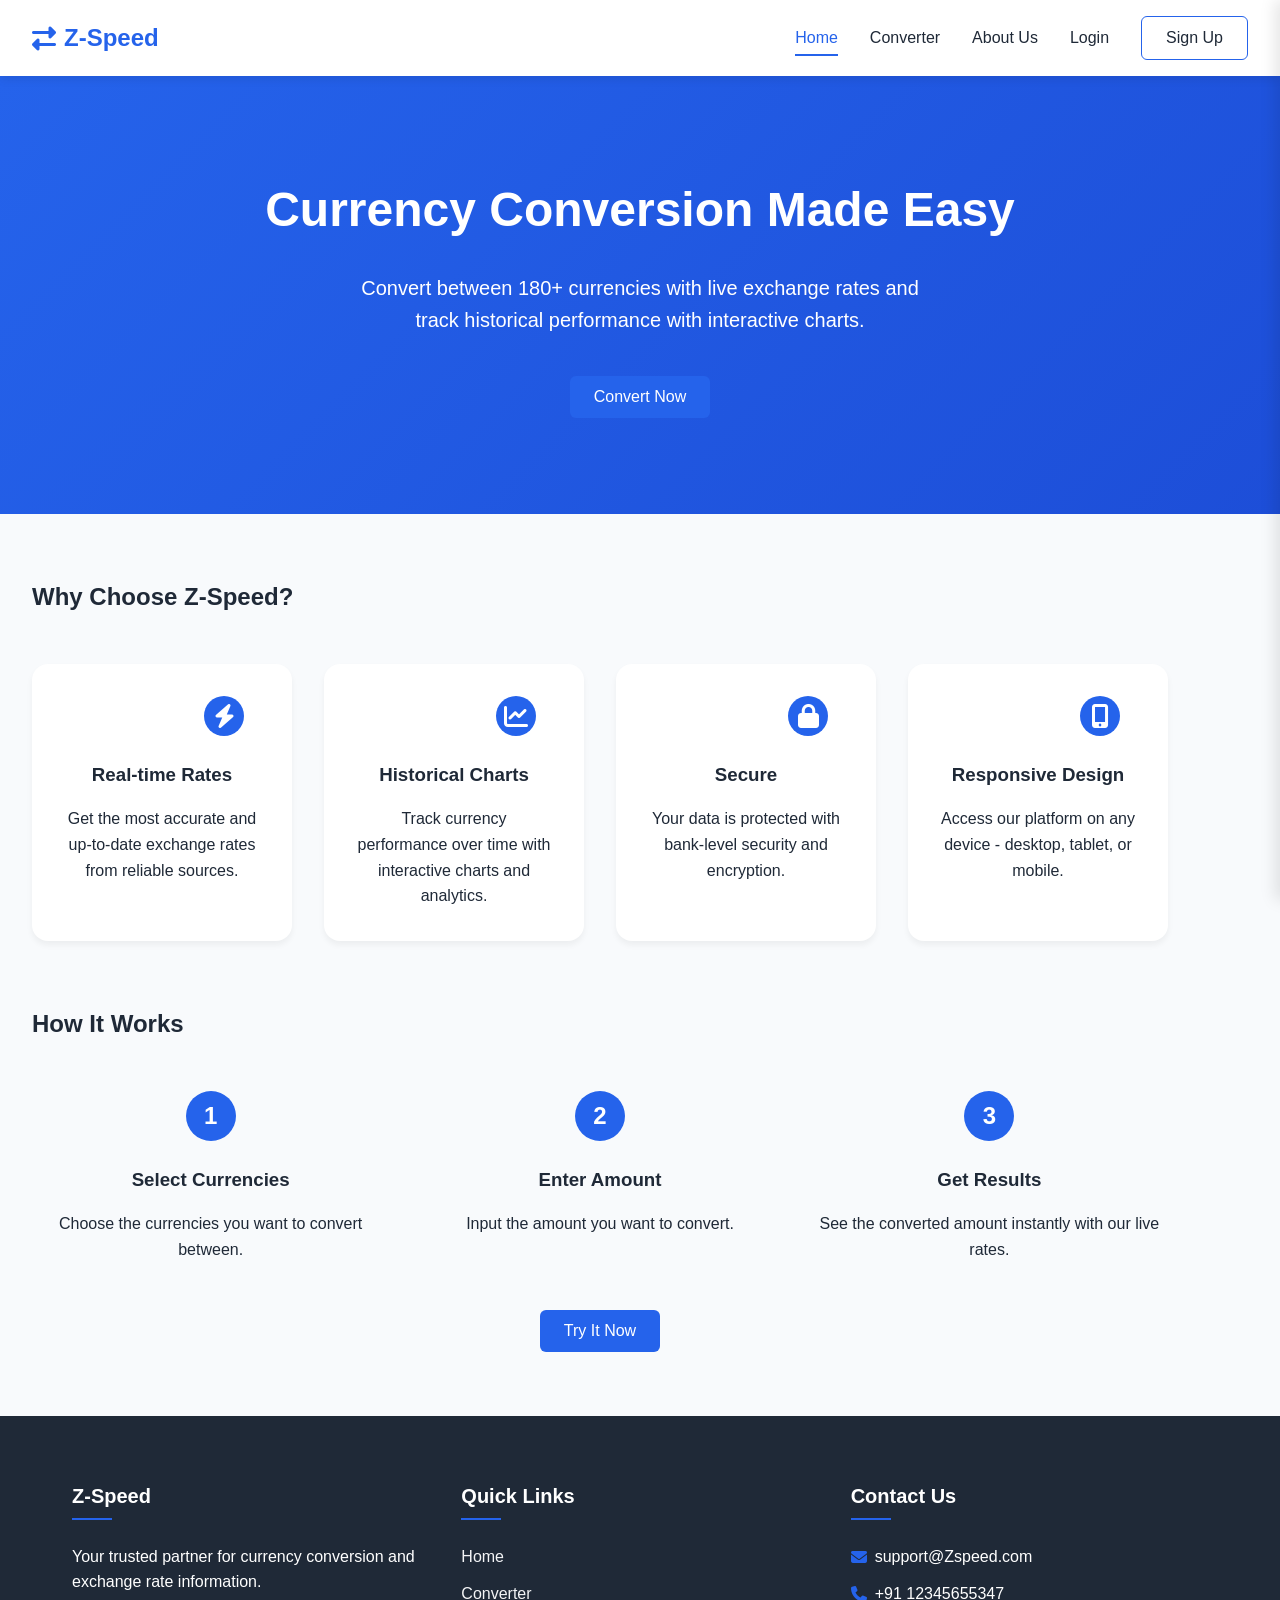
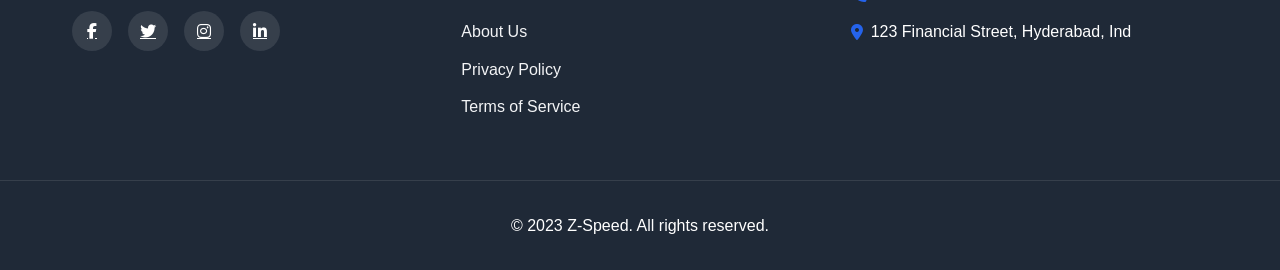
<file: index.html>
<!DOCTYPE html>
<html lang="en">

<head>
    <meta charset="UTF-8">
    <meta name="viewport" content="width=device-width, initial-scale=1.0">
    <title>Z-Speed - Currency Converter</title>
    <link rel="stylesheet" href="styles.css">
    <link rel="stylesheet" href="https://cdnjs.cloudflare.com/ajax/libs/font-awesome/6.4.0/css/all.min.css">
</head>

<body>
    <!-- Navbar -->
    <nav class="navbar">
        <div class="logo">
            <i class="fas fa-exchange-alt"></i>
            <span>Z-Speed</span>
        </div>

        <div class="nav-links">
            <a href="index.html" class="active">Home</a>
            <a href="converter.html">Converter</a>
            <a href="about.html">About Us</a>
            <a href="login.html">Login</a>
            <a href="signup.html" class="btn btn-outline">Sign Up</a>
        </div>

        <button class="mobile-menu-btn" id="mobileMenuBtn" title="Open menu" aria-label="Open menu">
            <i class="fas fa-bars"></i>
        </button>
    </nav>

    <!-- Mobile Menu -->
    <div class="mobile-menu" id="mobileMenu">
        <div class="mobile-menu-header">
            <div class="logo">
                <i class="fas fa-exchange-alt"></i>
                <span>ForexPro</span>
            </div>
            <button class="mobile-menu-close" id="mobileMenuClose" title="Close menu" aria-label="Close menu">
                <i class="fas fa-times"></i>
            </button>
        </div>

        <ul class="mobile-nav-links">
            <li><a href="index.html" class="active">Home</a></li>
            <li><a href="converter.html">Converter</a></li>
            <li><a href="about.html">About Us</a></li>
            <li><a href="login.html">Login</a></li>
            <li><a href="signup.html">Sign Up</a></li>
        </ul>
    </div>

    <!-- Hero Section -->
    <section class="hero">
        <div class="container">
            <h1>Currency Conversion Made Easy</h1>
            <p>Convert between 180+ currencies with live exchange rates and track historical performance with
                interactive charts.</p>
            <a href="converter.html" class="btn btn-primary">Convert Now</a>
        </div>
    </section>

    <!-- Features Section -->
    <section class="container section">
        <h2>Why Choose Z-Speed?</h2>
        <div class="features-grid">
            <div class="feature-card">
                <div class="feature-icon">
                    <i class="fas fa-bolt"></i>
                </div>
                <h3>Real-time Rates</h3>
                <p>Get the most accurate and up-to-date exchange rates from reliable sources.</p>
            </div>

            <div class="feature-card">
                <div class="feature-icon">
                    <i class="fas fa-chart-line"></i>
                </div>
                <h3>Historical Charts</h3>
                <p>Track currency performance over time with interactive charts and analytics.</p>
            </div>

            <div class="feature-card">
                <div class="feature-icon">
                    <i class="fas fa-lock"></i>
                </div>
                <h3>Secure</h3>
                <p>Your data is protected with bank-level security and encryption.</p>
            </div>

            <div class="feature-card">
                <div class="feature-icon">
                    <i class="fas fa-mobile-alt"></i>
                </div>
                <h3>Responsive Design</h3>
                <p>Access our platform on any device - desktop, tablet, or mobile.</p>
            </div>
        </div>
    </section>

    <!-- How It Works -->
    <section class="container section">
        <h2>How It Works</h2>
        <div class="steps">
            <div class="step">
                <div class="step-number">1</div>
                <h3>Select Currencies</h3>
                <p>Choose the currencies you want to convert between.</p>
            </div>

            <div class="step">
                <div class="step-number">2</div>
                <h3>Enter Amount</h3>
                <p>Input the amount you want to convert.</p>
            </div>

            <div class="step">
                <div class="step-number">3</div>
                <h3>Get Results</h3>
                <p>See the converted amount instantly with our live rates.</p>
            </div>
        </div>

        <div class="cta">
            <a href="converter.html" class="btn btn-primary">Try It Now</a>
        </div>
    </section>

    <!-- Footer -->
    <footer class="footer">
        <div class="footer-content">
            <div class="footer-column">
                <h3>Z-Speed</h3>
                <p>Your trusted partner for currency conversion and exchange rate information.</p>
                <div class="social-links">
                    <a href="#" title="Facebook"><i class="fab fa-facebook-f"></i></a>
                    <a href="#" title="Twitter"><i class="fab fa-twitter"></i></a>
                    <a href="#" title="Instagram"><i class="fab fa-instagram"></i></a>
                    <a href="#" title="LinkedIn"><i class="fab fa-linkedin-in"></i></a>
                </div>
            </div>

            <div class="footer-column">
                <h3>Quick Links</h3>
                <ul class="footer-links">
                    <li><a href="index.html">Home</a></li>
                    <li><a href="converter.html">Converter</a></li>
                    <li><a href="about.html">About Us</a></li>
                    <li><a href="#">Privacy Policy</a></li>
                    <li><a href="#">Terms of Service</a></li>
                </ul>
            </div>

            <div class="footer-column">
                <h3>Contact Us</h3>
                <ul class="contact-info">
                    <li><i class="fas fa-envelope"></i> support@Zspeed.com</li>
                    <li><i class="fas fa-phone"></i> +91 12345655347</li>
                    <li><i class="fas fa-map-marker-alt"></i> 123 Financial Street, Hyderabad, Ind</li>
                </ul>
            </div>
        </div>

        <div class="copyright">
            <p>&copy; 2023 Z-Speed. All rights reserved.</p>
        </div>
    </footer>

    <script src="script.js"></script>
</body>

</html>
</file>
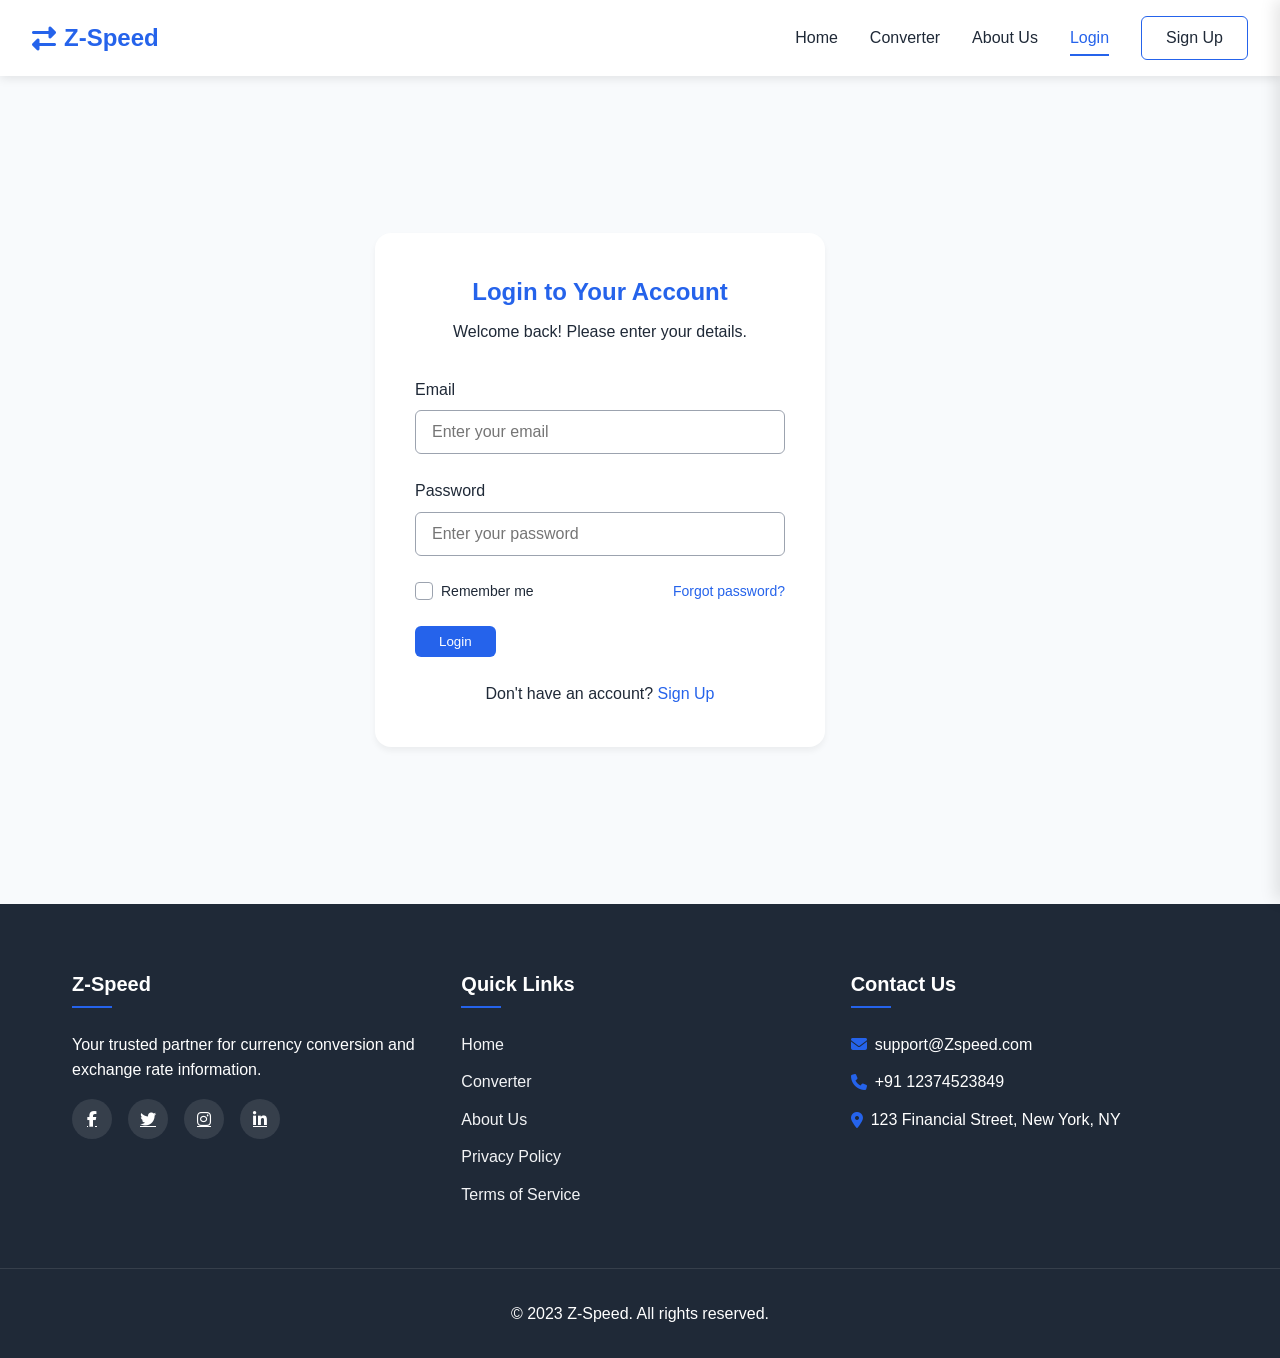
<file: login.html>
<!DOCTYPE html>
<html lang="en">

<head>
    <meta charset="UTF-8">
    <meta name="viewport" content="width=device-width, initial-scale=1.0">
    <title>Login - Z-Speed</title>
    <link rel="stylesheet" href="styles.css">
    <link rel="stylesheet" href="https://cdnjs.cloudflare.com/ajax/libs/font-awesome/6.4.0/css/all.min.css">
</head>

<body>
    <!-- Navbar -->
    <nav class="navbar">
        <div class="logo">
            <i class="fas fa-exchange-alt"></i>
            <span>Z-Speed</span>
        </div>

        <div class="nav-links">
            <a href="index.html">Home</a>
            <a href="converter.html">Converter</a>
            <a href="about.html">About Us</a>
            <a href="login.html" class="active">Login</a>
            <a href="signup.html" class="btn btn-outline">Sign Up</a>
        </div>

        <button class="mobile-menu-btn" id="mobileMenuBtn" title="Open mobile menu">
            <i class="fas fa-bars"></i>
        </button>
    </nav>

    <!-- Mobile Menu -->
    <div class="mobile-menu" id="mobileMenu">
        <div class="mobile-menu-header">
            <div class="logo">
                <i class="fas fa-exchange-alt"></i>
                <span>Z-Speed</span>
            </div>
            <button class="mobile-menu-close" id="mobileMenuClose" title="Close mobile menu">
                <i class="fas fa-times"></i>
            </button>
        </div>

        <ul class="mobile-nav-links">
            <li><a href="index.html">Home</a></li>
            <li><a href="converter.html">Converter</a></li>
            <li><a href="about.html">About Us</a></li>
            <li><a href="login.html" class="active">Login</a></li>
            <li><a href="signup.html">Sign Up</a></li>
        </ul>
    </div>

    <!-- Login Section -->
    <section class="container section auth-section">
        <div class="auth-container">
            <div class="auth-header">
                <h2>Login to Your Account</h2>
                <p>Welcome back! Please enter your details.</p>
            </div>

            <form class="auth-form">
                <div class="form-group">
                    <label for="email">Email</label>
                    <input type="email" id="email" placeholder="Enter your email" required>
                    <div class="form-error" id="email-error">Please enter a valid email address</div>
                </div>

                <div class="form-group">
                    <label for="password">Password</label>
                    <input type="password" id="password" placeholder="Enter your password" required>
                    <div class="form-error" id="password-error">Password must be at least 8 characters</div>
                </div>

                <div class="form-options">
                    <label class="checkbox-container">
                        <input type="checkbox" id="remember">
                        <span class="checkmark"></span>
                        Remember me
                    </label>
                    <a href="#" class="forgot-password">Forgot password?</a>
                </div>

                <button type="button" class="btn btn-primary login-btn" onclick="login()">Login</button>

                <div class="auth-footer">
                    <p>Don't have an account? <a href="signup.html">Sign Up</a></p>
                </div>
            </form>
        </div>
    </section>

    <!-- Footer -->
    <footer class="footer">
        <div class="footer-content">
            <div class="footer-column">
                <h3>Z-Speed</h3>
                <p>Your trusted partner for currency conversion and exchange rate information.</p>
                <div class="social-links">
                    <a href="#" title="Facebook"><i class="fab fa-facebook-f"></i></a>
                    <a href="#" title="Twitter"><i class="fab fa-twitter"></i></a>
                    <a href="#" title="Instagram"><i class="fab fa-instagram"></i></a>
                    <a href="#" title="LinkedIn"><i class="fab fa-linkedin-in"></i></a>
                </div>
            </div>

            <div class="footer-column">
                <h3>Quick Links</h3>
                <ul class="footer-links">
                    <li><a href="index.html">Home</a></li>
                    <li><a href="converter.html">Converter</a></li>
                    <li><a href="about.html">About Us</a></li>
                    <li><a href="#">Privacy Policy</a></li>
                    <li><a href="#">Terms of Service</a></li>
                </ul>
            </div>

            <div class="footer-column">
                <h3>Contact Us</h3>
                <ul class="contact-info">
                    <li><i class="fas fa-envelope"></i> support@Zspeed.com</li>
                    <li><i class="fas fa-phone"></i> +91 12374523849</li>
                    <li><i class="fas fa-map-marker-alt"></i> 123 Financial Street, New York, NY</li>
                </ul>
            </div>
        </div>

        <div class="copyright">
            <p>&copy; 2023 Z-Speed. All rights reserved.</p>
        </div>
    </footer>

    <script src="script.js"></script>
</body>

</html>
</file>
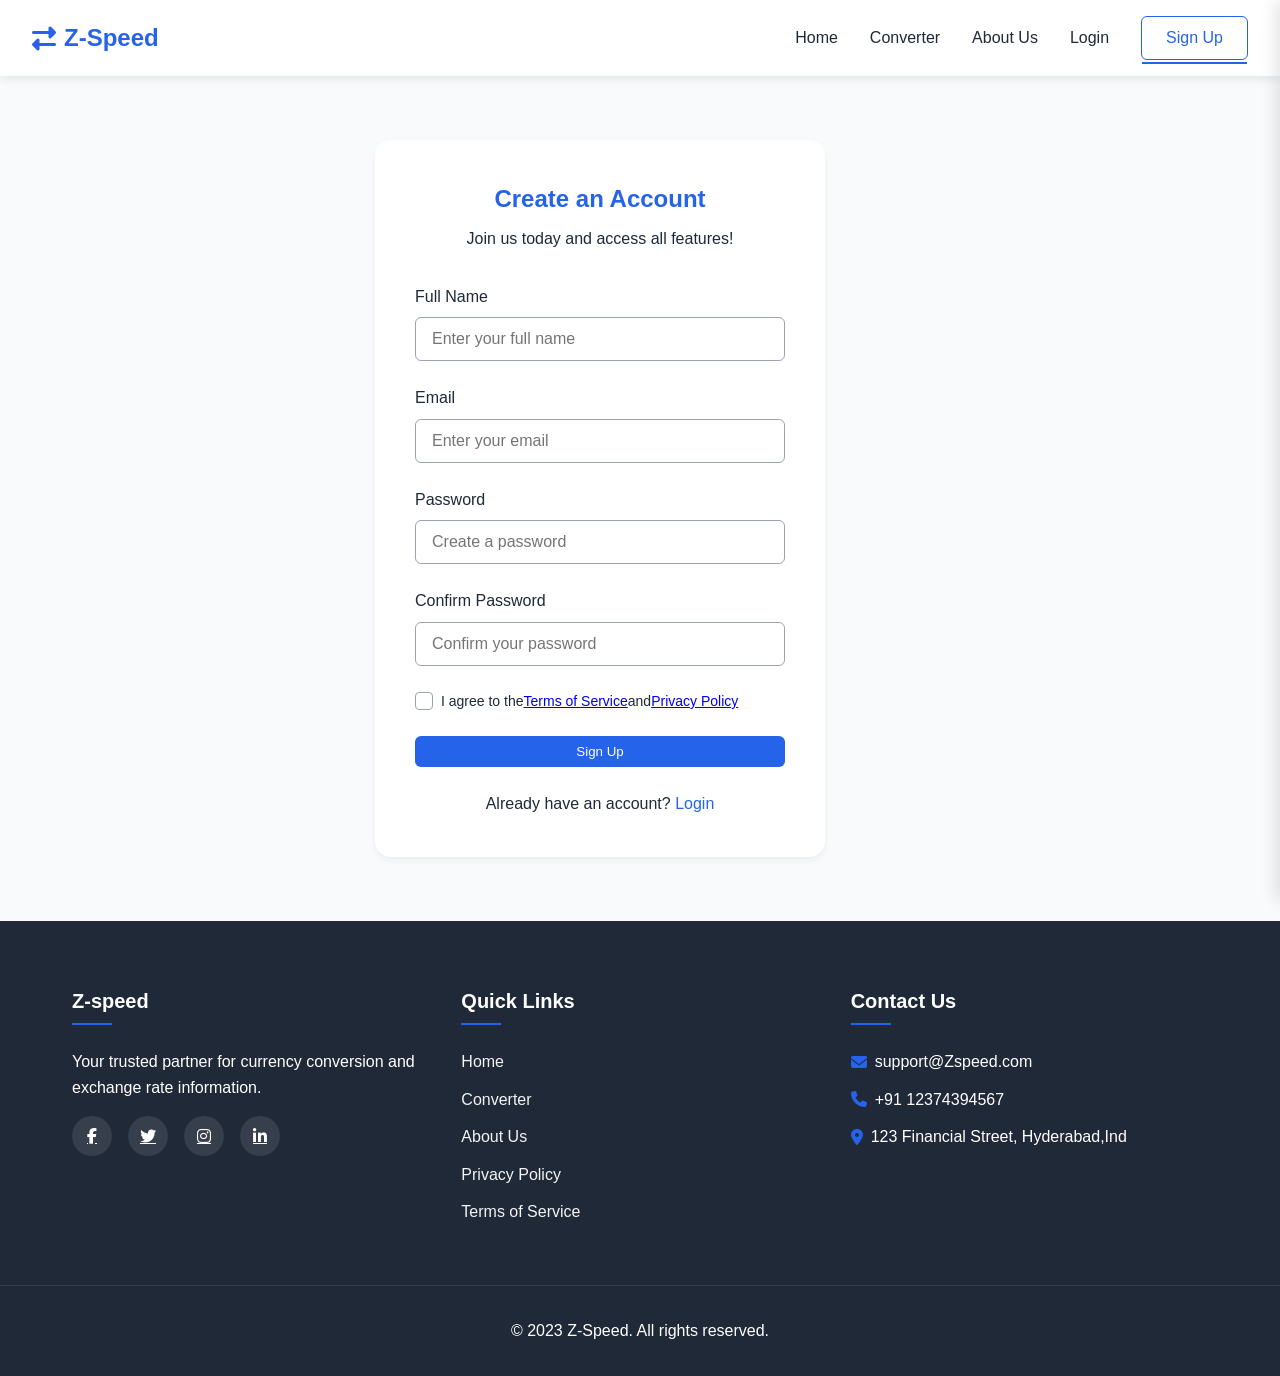
<file: signup.html>
<!DOCTYPE html>
<html lang="en">

<head>
    <meta charset="UTF-8">
    <meta name="viewport" content="width=device-width, initial-scale=1.0">
    <title>Sign Up - Z-Speed</title>
    <link rel="stylesheet" href="styles.css">
    <link rel="stylesheet" href="https://cdnjs.cloudflare.com/ajax/libs/font-awesome/6.4.0/css/all.min.css">
</head>

<body>
    <!-- Navbar -->
    <nav class="navbar">
        <div class="logo">
            <i class="fas fa-exchange-alt"></i>
            <span>Z-Speed</span>
        </div>

        <div class="nav-links">
            <a href="index.html">Home</a>
            <a href="converter.html">Converter</a>
            <a href="about.html">About Us</a>
            <a href="login.html">Login</a>
            <a href="signup.html" class="active btn btn-outline">Sign Up</a>
        </div>

        <button class="mobile-menu-btn" id="mobileMenuBtn">
            <i class="fas fa-bars"></i>
        </button>
    </nav>

    <!-- Mobile Menu -->
    <div class="mobile-menu" id="mobileMenu">
        <div class="mobile-menu-header">
            <div class="logo">
                <i class="fas fa-exchange-alt"></i>
                <span>Z-Speed</span>
            </div>
            <button class="mobile-menu-close" id="mobileMenuClose">
                <i class="fas fa-times"></i>
            </button>
        </div>

        <ul class="mobile-nav-links">
            <li><a href="index.html">Home</a></li>
            <li><a href="converter.html">Converter</a></li>
            <li><a href="about.html">About Us</a></li>
            <li><a href="login.html">Login</a></li>
            <li><a href="signup.html" class="active">Sign Up</a></li>
        </ul>
    </div>

    <!-- Sign Up Section -->
    <section class="container section auth-section">
        <div class="auth-container">
            <div class="auth-header">
                <h2>Create an Account</h2>
                <p>Join us today and access all features!</p>
            </div>

            <form class="auth-form">
                <div class="form-group">
                    <label for="fullname">Full Name</label>
                    <input type="text" id="fullname" placeholder="Enter your full name" required>
                    <div class="form-error" id="fullname-error">Please enter your name</div>
                </div>

                <div class="form-group">
                    <label for="email">Email</label>
                    <input type="email" id="email" placeholder="Enter your email" required>
                    <div class="form-error" id="email-error">Please enter a valid email address</div>
                </div>

                <div class="form-group">
                    <label for="password">Password</label>
                    <input type="password" id="password" placeholder="Create a password" required>
                    <div class="form-error" id="password-error">Password must be at least 8 characters</div>
                </div>

                <div class="form-group">
                    <label for="confirm-password">Confirm Password</label>
                    <input type="password" id="confirm-password" placeholder="Confirm your password" required>
                    <div class="form-error" id="confirm-password-error">Passwords do not match</div>
                </div>

                <div class="form-options">
                    <label class="checkbox-container">
                        <input type="checkbox" id="terms">
                        <span class="checkmark"></span>
                        I agree to the <a href="#">Terms of Service</a> and <a href="#">Privacy Policy</a>
                    </label>
                </div>

                <button type="button" class="btn btn-primary" style="width: 100%;" onclick="signup()">Sign Up</button>

                <div class="auth-footer">
                    <p>Already have an account? <a href="login.html">Login</a></p>
                </div>
            </form>
        </div>
    </section>

    <!-- Footer -->
    <footer class="footer">
        <div class="footer-content">
            <div class="footer-column">
                <h3>Z-speed</h3>
                <p>Your trusted partner for currency conversion and exchange rate information.</p>
                <div class="social-links">
                    <a href="#" title="Facebook"><i class="fab fa-facebook-f"></i></a>
                    <a href="#" title="Twitter"><i class="fab fa-twitter"></i></a>
                    <a href="#" title="Instagram"><i class="fab fa-instagram"></i></a>
                    <a href="#" title="LinkedIn"><i class="fab fa-linkedin-in"></i></a>
                </div>
            </div>

            <div class="footer-column">
                <h3>Quick Links</h3>
                <ul class="footer-links">
                    <li><a href="index.html">Home</a></li>
                    <li><a href="converter.html">Converter</a></li>
                    <li><a href="about.html">About Us</a></li>
                    <li><a href="#">Privacy Policy</a></li>
                    <li><a href="#">Terms of Service</a></li>
                </ul>
            </div>

            <div class="footer-column">
                <h3>Contact Us</h3>
                <ul class="contact-info">
                    <li><i class="fas fa-envelope"></i> support@Zspeed.com</li>
                    <li><i class="fas fa-phone"></i> +91 12374394567</li>
                    <li><i class="fas fa-map-marker-alt"></i> 123 Financial Street, Hyderabad,Ind</li>
                </ul>
            </div>
        </div>

        <div class="copyright">
            <p>&copy; 2023 Z-Speed. All rights reserved.</p>
        </div>
    </footer>

    <script src="script.js"></script>
</body>

</html>
</file>
<file: styles.css>
:root {
    --primary: #2563eb;
    --primary-dark: #1d4ed8;
    --secondary: #f59e0b;
    --light: #f3f4f6;
    --dark: #1f2937;
    --success: #10b981;
    --danger: #ef4444;
    --gray: #9ca3af;
}

* {
    margin: 0;
    padding: 0;
    box-sizing: border-box;
    font-family: 'Segoe UI', Tahoma, Geneva, Verdana, sans-serif;
}

body {
    background-color: #f8fafc;
    color: var(--dark);
    line-height: 1.6;
}

/* Container */
.container {
    max-width: 1200px;
    margin: 0 auto;
    padding: 0 2rem;
}

.section {
    margin: 4rem 0;
}

/* Navbar Styles */
.navbar {
    background-color: white;
    box-shadow: 0 2px 10px rgba(0, 0, 0, 0.1);
    padding: 1rem 2rem;
    position: sticky;
    top: 0;
    z-index: 100;
    display: flex;
    justify-content: space-between;
    align-items: center;
}

.logo {
    display: flex;
    align-items: center;
    gap: 0.5rem;
    font-weight: 700;
    font-size: 1.5rem;
    color: var(--primary);
}

.nav-links {
    display: flex;
    gap: 2rem;
    align-items: center;
}

.nav-links a {
    text-decoration: none;
    color: var(--dark);
    font-weight: 500;
    transition: color 0.3s;
    position: relative;
}

.nav-links a:hover {
    color: var(--primary);
}

.nav-links a.active {
    color: var(--primary);
}

.nav-links a::after {
    content: '';
    position: absolute;
    bottom: -5px;
    left: 0;
    width: 0;
    height: 2px;
    background-color: var(--primary);
    transition: width 0.3s;
}

.nav-links a:hover::after,
.nav-links a.active::after {
    width: 100%;
}

.btn {
    padding: 0.5rem 1.5rem;
    border-radius: 0.375rem;
    font-weight: 500;
    cursor: pointer;
    transition: all 0.3s;
    border: none;
    text-decoration: none;
    display: inline-block;
    text-align: center;
}

.btn-outline {
    background: transparent;
    border: 1px solid var(--primary);
    color: var(--primary);
}

.btn-outline:hover {
    background: var(--primary);
    color: white;
}

.btn-primary {
    background: var(--primary);
    color: white;
}

.btn-primary:hover {
    background: var(--primary-dark);
}

.mobile-menu-btn {
    display: none;
    background: none;
    border: none;
    font-size: 1.5rem;
    cursor: pointer;
    color: var(--dark);
}

/* Mobile Menu */
.mobile-menu {
    position: fixed;
    top: 0;
    right: -300px;
    width: 300px;
    height: 100vh;
    background: white;
    box-shadow: -5px 0 15px rgba(0, 0, 0, 0.1);
    z-index: 200;
    padding: 2rem;
    transition: right 0.3s;
}

.mobile-menu.open {
    right: 0;
}

.mobile-menu-header {
    display: flex;
    justify-content: space-between;
    align-items: center;
    margin-bottom: 2rem;
}

.mobile-menu-close {
    background: none;
    border: none;
    font-size: 1.5rem;
    cursor: pointer;
}

.mobile-nav-links {
    list-style: none;
    margin-bottom: 2rem;
}

.mobile-nav-links li {
    margin-bottom: 1rem;
}

.mobile-nav-links a {
    text-decoration: none;
    color: var(--dark);
    font-weight: 500;
    font-size: 1.1rem;
    display: block;
    padding: 0.5rem 0;
}

.mobile-nav-links a.active {
    color: var(--primary);
}

/* Hero Section */
.hero {
    background: linear-gradient(135deg, #2563eb 0%, #1d4ed8 100%);
    color: white;
    padding: 6rem 0;
    text-align: center;
}

.hero h1 {
    font-size: 3rem;
    margin-bottom: 1.5rem;
}

.hero p {
    font-size: 1.25rem;
    max-width: 600px;
    margin: 0 auto 2.5rem;
}

/* Features Section */
.features-grid {
    display: grid;
    grid-template-columns: repeat(auto-fit, minmax(250px, 1fr));
    gap: 2rem;
    margin-top: 3rem;
}

.feature-card {
    background: white;
    border-radius: 1rem;
    padding: 2rem;
    box-shadow: 0 4px 6px rgba(0, 0, 0, 0.05);
    text-align: center;
    transition: transform 0.3s;
}

.feature-card:hover {
    transform: translateY(-5px);
}

.feature-icon {
    background: var(--primary);
    color: white;
    width: 60px;
    height: 60px;
    border-radius: 50%;
    display: flex;
    align-items: center;
    justify-content: center;
    margin: 0 auto 1.5rem;
    font-size: 1.5rem;
}

.feature-card h3 {
    margin-bottom: 1rem;
    color: var(--dark);
}

/* Steps Section */
.steps {
    display: grid;
    grid-template-columns: repeat(auto-fit, minmax(250px, 1fr));
    gap: 2rem;
    margin: 3rem 0;
}

.step {
    text-align: center;
}

.step-number {
    background: var(--primary);
    color: white;
    width: 50px;
    height: 50px;
    border-radius: 50%;
    display: flex;
    align-items: center;
    justify-content: center;
    font-size: 1.5rem;
    font-weight: bold;
    margin: 0 auto 1.5rem;
}

.step h3 {
    margin-bottom: 1rem;
    color: var(--dark);
}

.cta {
    text-align: center;
    margin-top: 3rem;
}

/* Converter Styles */
.converter-container {
    display: grid;
    grid-template-columns: 1fr 1.5fr;
    gap: 2rem;
}

.converter-box {
    background: white;
    border-radius: 1rem;
    padding: 2rem;
    box-shadow: 0 4px 6px rgba(0, 0, 0, 0.05);
}

.converter-header {
    margin-bottom: 1.5rem;
    display: flex;
    justify-content: space-between;
    align-items: center;
}

.converter-header h3 {
    font-size: 1.5rem;
    color: var(--dark);
}

.amount-input {
    margin-bottom: 1.5rem;
}

.amount-input label {
    display: block;
    margin-bottom: 0.5rem;
    font-weight: 500;
}

.amount-input input {
    width: 100%;
    padding: 0.75rem 1rem;
    border: 1px solid var(--gray);
    border-radius: 0.375rem;
    font-size: 1.25rem;
}

.currency-selectors {
    display: grid;
    grid-template-columns: 1fr auto 1fr;
    gap: 1rem;
    margin-bottom: 1.5rem;
    align-items: end;
}

.currency-select {
    position: relative;
}

.currency-select label {
    display: block;
    margin-bottom: 0.5rem;
    font-weight: 500;
}

.select-box {
    display: flex;
    align-items: center;
    padding: 0.75rem 1rem;
    border: 1px solid var(--gray);
    border-radius: 0.375rem;
    cursor: pointer;
    background: white;
}

.select-box img {
    width: 24px;
    height: 24px;
    margin-right: 0.5rem;
    border-radius: 50%;
}

.select-box span {
    flex: 1;
}

.currency-dropdown {
    position: absolute;
    top: 100%;
    left: 0;
    right: 0;
    background: white;
    border: 1px solid var(--gray);
    border-radius: 0.375rem;
    max-height: 200px;
    overflow-y: auto;
    z-index: 10;
    display: none;
}

.currency-option {
    display: flex;
    align-items: center;
    padding: 0.5rem 1rem;
    cursor: pointer;
}

.currency-option:hover {
    background: var(--light);
}

.currency-option img {
    width: 20px;
    height: 20px;
    margin-right: 0.5rem;
    border-radius: 50%;
}

.swap-button {
    display: flex;
    justify-content: center;
    margin-bottom: 2.2rem;
}

.swap-button button {
    background: var(--light);
    border: none;
    border-radius: 50%;
    width: 40px;
    height: 40px;
    display: flex;
    align-items: center;
    justify-content: center;
    cursor: pointer;
    transition: background 0.3s;
}

.swap-button button:hover {
    background: var(--gray);
}

.conversion-result {
    text-align: center;
    margin-top: 2rem;
    padding: 1.5rem;
    background: var(--light);
    border-radius: 0.5rem;
}

.conversion-result h3 {
    font-size: 1.5rem;
    margin-bottom: 0.5rem;
    color: var(--primary);
}

/* Rates Table */
.rates-table {
    width: 100%;
    border-collapse: collapse;
    margin-top: 2rem;
    background: white;
    border-radius: 0.5rem;
    overflow: hidden;
    box-shadow: 0 4px 6px rgba(0, 0, 0, 0.05);
}

.rates-table th,
.rates-table td {
    padding: 0.75rem 1rem;
    text-align: left;
    border-bottom: 1px solid var(--gray);
}

.rates-table th {
    background: var(--light);
    font-weight: 600;
}

.rates-table tr:hover {
    background: #f1f5f9;
}

/* Chart Container */
.chart-container {
    background: white;
    border-radius: 1rem;
    padding: 2rem;
    box-shadow: 0 4px 6px rgba(0, 0, 0, 0.05);
}

.chart-header {
    display: flex;
    justify-content: space-between;
    align-items: center;
    margin-bottom: 1.5rem;
}

.time-filters {
    display: flex;
    gap: 0.5rem;
}

.time-filters button {
    padding: 0.25rem 0.75rem;
    border: 1px solid var(--gray);
    background: white;
    border-radius: 0.25rem;
    cursor: pointer;
}

.time-filters button.active {
    background: var(--primary);
    color: white;
    border-color: var(--primary);
}

/* About Section */
.about-section {
    display: grid;
    grid-template-columns: 1fr 1fr;
    gap: 3rem;
    align-items: center;
}

.about-content h2 {
    font-size: 2rem;
    margin-bottom: 1.5rem;
    color: var(--primary);
}

.feature-list {
    margin-top: 2rem;
}

.feature-item {
    display: flex;
    align-items: flex-start;
    margin-bottom: 1.5rem;
}

.feature-icon {
    background: var(--primary);
    color: white;
    width: 40px;
    height: 40px;
    border-radius: 50%;
    display: flex;
    align-items: center;
    justify-content: center;
    margin-right: 1rem;
    flex-shrink: 0;
}

.about-image {
    text-align: center;
}

.about-image img {
    max-width: 100%;
    border-radius: 1rem;
    box-shadow: 0 10px 15px rgba(0, 0, 0, 0.1);
}

/* Team Section */
.team-section {
    margin-top: 5rem;
}

.team-grid {
    display: grid;
    grid-template-columns: repeat(auto-fit, minmax(250px, 1fr));
    gap: 2rem;
    margin-top: 2rem;
}

.team-member {
    background: white;
    border-radius: 1rem;
    padding: 2rem;
    text-align: center;
    box-shadow: 0 4px 6px rgba(0, 0, 0, 0.05);
}

.member-image {
    width: 120px;
    height: 120px;
    border-radius: 50%;
    overflow: hidden;
    margin: 0 auto 1.5rem;
}

.member-image img {
    width: 100%;
    height: 100%;
    object-fit: cover;
}

.team-member h3 {
    margin-bottom: 0.5rem;
    color: var(--dark);
}

.team-member p {
    color: var(--gray);
}

/* Auth Section */
.auth-section {
    display: flex;
    justify-content: center;
    align-items: center;
    min-height: calc(100vh - 200px);
}

.auth-container {
    background: white;
    border-radius: 1rem;
    padding: 2.5rem;
    box-shadow: 0 4px 6px rgba(0, 0, 0, 0.05);
    width: 100%;
    max-width: 450px;
}

.auth-header {
    text-align: center;
    margin-bottom: 2rem;
}

.auth-header h2 {
    color: var(--primary);
    margin-bottom: 0.5rem;
}

.auth-form {
    width: 100%;
}

.form-group {
    margin-bottom: 1.5rem;
}

.form-group label {
    display: block;
    margin-bottom: 0.5rem;
    font-weight: 500;
}

.form-group input {
    width: 100%;
    padding: 0.75rem 1rem;
    border: 1px solid var(--gray);
    border-radius: 0.375rem;
    font-size: 1rem;
}

.form-error {
    color: var(--danger);
    font-size: 0.875rem;
    margin-top: 0.25rem;
    display: none;
}

.form-options {
    display: flex;
    justify-content: space-between;
    align-items: center;
    margin-bottom: 1.5rem;
}

.checkbox-container {
    display: flex;
    align-items: center;
    cursor: pointer;
    font-size: 0.875rem;
}

.checkbox-container input {
    position: absolute;
    opacity: 0;
    cursor: pointer;
}

.checkmark {
    width: 18px;
    height: 18px;
    background: white;
    border: 1px solid var(--gray);
    border-radius: 0.25rem;
    margin-right: 0.5rem;
    position: relative;
}

.checkbox-container input:checked~.checkmark {
    background: var(--primary);
    border-color: var(--primary);
}

.checkmark:after {
    content: "";
    position: absolute;
    display: none;
}

.checkbox-container input:checked~.checkmark:after {
    display: block;
    left: 6px;
    top: 2px;
    width: 5px;
    height: 10px;
    border: solid white;
    border-width: 0 2px 2px 0;
    transform: rotate(45deg);
}

.forgot-password {
    color: var(--primary);
    text-decoration: none;
    font-size: 0.875rem;
}

.auth-footer {
    text-align: center;
    margin-top: 1.5rem;
}

.auth-footer a {
    color: var(--primary);
    text-decoration: none;
    font-weight: 500;
}

/* Footer */
.footer {
    background: var(--dark);
    color: white;
    padding: 4rem 0 2rem;
    margin-top: 4rem;
}

.footer-content {
    display: grid;
    grid-template-columns: repeat(auto-fit, minmax(250px, 1fr));
    gap: 2rem;
    max-width: 1200px;
    margin: 0 auto;
    padding: 0 2rem;
}

.footer-column h3 {
    font-size: 1.25rem;
    margin-bottom: 1.5rem;
    position: relative;
    padding-bottom: 0.5rem;
}

.footer-column h3::after {
    content: '';
    position: absolute;
    bottom: 0;
    left: 0;
    width: 40px;
    height: 2px;
    background: var(--primary);
}

.footer-links {
    list-style: none;
}

.footer-links li {
    margin-bottom: 0.75rem;
}

.footer-links a {
    color: var(--light);
    text-decoration: none;
    transition: color 0.3s;
}

.footer-links a:hover {
    color: var(--primary);
}

.contact-info {
    list-style: none;
}

.contact-info li {
    margin-bottom: 0.75rem;
    display: flex;
    align-items: center;
}

.contact-info i {
    margin-right: 0.5rem;
    color: var(--primary);
}

.social-links {
    display: flex;
    gap: 1rem;
    margin-top: 1rem;
}

.social-links a {
    display: flex;
    align-items: center;
    justify-content: center;
    width: 40px;
    height: 40px;
    border-radius: 50%;
    background: rgba(255, 255, 255, 0.1);
    color: white;
    transition: background 0.3s;
}

.social-links a:hover {
    background: var(--primary);
}

.copyright {
    text-align: center;
    margin-top: 3rem;
    padding-top: 2rem;
    border-top: 1px solid rgba(255, 255, 255, 0.1);
}

/* Responsive Styles */
@media (max-width: 992px) {
    .converter-container {
        grid-template-columns: 1fr;
    }

    .about-section {
        grid-template-columns: 1fr;
    }
}

@media (max-width: 768px) {
    .navbar {
        padding: 1rem;
    }

    .nav-links {
        display: none;
    }

    .mobile-menu-btn {
        display: block;
    }

    .hero h1 {
        font-size: 2rem;
    }

    .hero p {
        font-size: 1rem;
    }

    .currency-selectors {
        grid-template-columns: 1fr;
        grid-template-rows: 1fr auto 1fr;
    }

    .swap-button {
        margin: 0.5rem 0;
    }

    .auth-container {
        padding: 1.5rem;
    }
}

/* Utility Classes */
.text-center {
    text-align: center;
}

.mb-1 {
    margin-bottom: 1rem;
}

.mb-2 {
    margin-bottom: 2rem;
}

.mt-1 {
    margin-top: 1rem;
}

.mt-2 {
    margin-top: 2rem;
}
</file>
